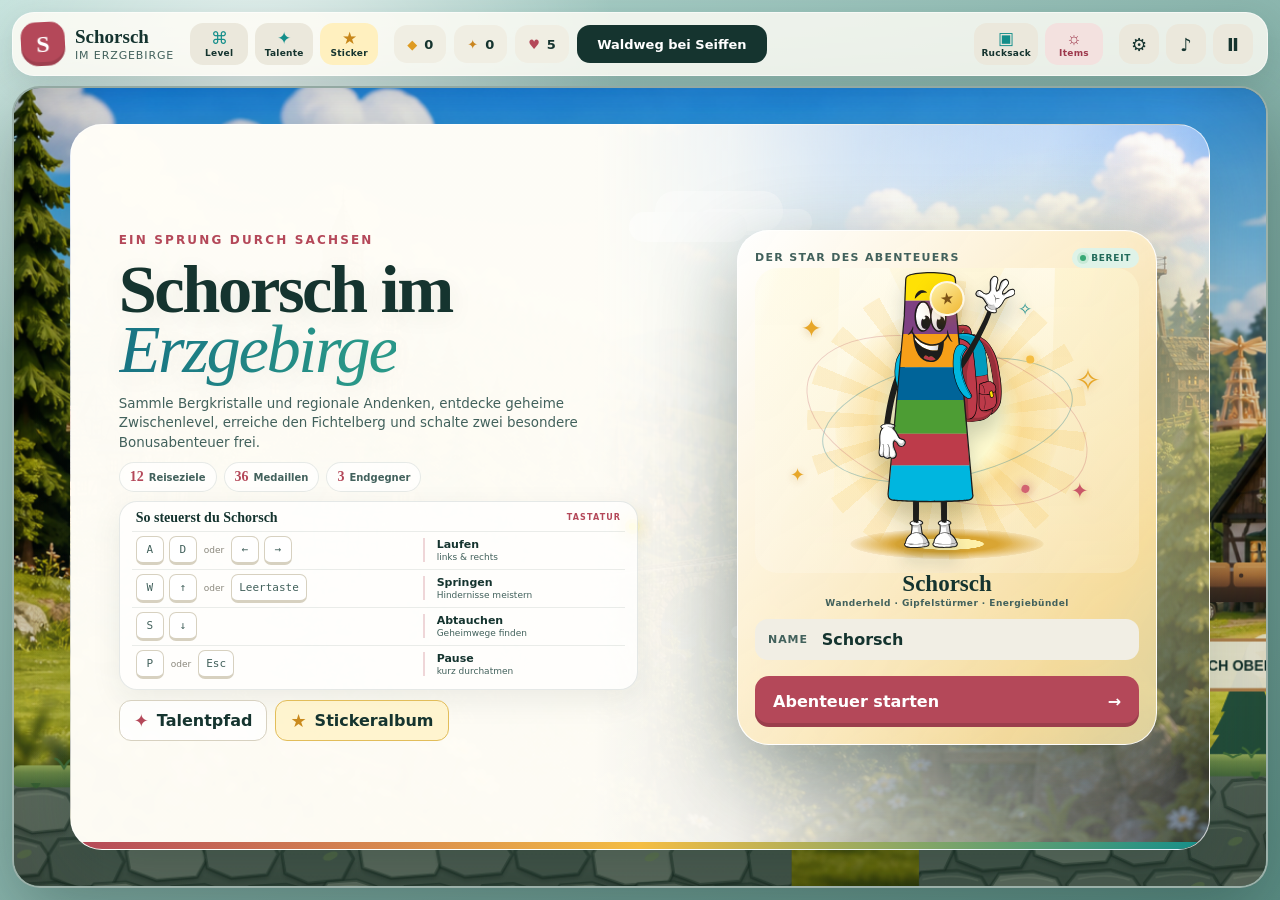
<file: index.html>
<!doctype html>
<html lang="de">
  <head>
    <meta charset="UTF-8" />
    <meta name="viewport" content="width=device-width, initial-scale=1.0, viewport-fit=cover" />
    <meta name="theme-color" content="#183b35" />
    <meta
      name="description"
      content="Schorsch im Erzgebirge – ein kinderfreundliches Jump-and-Run durch Sachsen."
    />
    <title>Schorsch im Erzgebirge</title>
    <link rel="stylesheet" href="styles.css?v=33" />
  </head>
  <body>
    <main class="game-shell" aria-label="Schorsch im Erzgebirge">
      <header class="topbar">
        <button class="brand" id="homeButton" type="button" aria-label="Startseite und Steuerung öffnen">
          <span class="brand-mark" aria-hidden="true">S</span>
          <span>
            <strong>Schorsch</strong>
            <small>im Erzgebirge</small>
          </span>
        </button>

        <div class="travel-menu">
          <nav class="header-actions header-actions-left" aria-label="Reise und Talente">
            <button class="quick-menu-button" id="mapButton" type="button" aria-label="Freigeschaltete Level wählen"><span aria-hidden="true">⌘</span><small>Level</small></button>
            <button class="quick-menu-button" id="skillsQuickButton" type="button" aria-label="Talentpfad öffnen"><span aria-hidden="true">✦</span><small>Talente</small></button>
            <button class="quick-menu-button sticker-menu-button" id="stickerButton" type="button" aria-label="Stickeralbum öffnen"><span aria-hidden="true">★</span><small>Sticker</small></button>
          </nav>

        <div class="hud" aria-live="polite">
          <span class="hud-chip"><i aria-hidden="true">◆</i><b id="sparkCount">0</b></span>
          <span class="hud-chip item-chip" aria-label="Entdeckte Reiseandenken"><i aria-hidden="true">✦</i><b id="itemCount">0</b></span>
          <span class="hud-chip" aria-label="5 von maximal 99 Leben"><i aria-hidden="true">♥</i><b id="heartCount">5</b></span>
          <span class="hud-chip level-name" id="levelName">Waldweg bei Seiffen</span>
        </div>

          <nav class="header-actions header-actions-right" aria-label="Rucksack und Items">
            <button class="quick-menu-button" id="inventoryButton" type="button" aria-label="Rucksack mit Reiseandenken öffnen"><span aria-hidden="true">▣</span><small>Rucksack</small></button>
            <button class="quick-menu-button shop-button" id="outfitButton" type="button" aria-label="Hand-Items öffnen"><span aria-hidden="true">☼</span><small>Items</small></button>
          </nav>
        </div>
        <div class="system-actions" aria-label="Spieleinstellungen">
          <button class="icon-button" id="optionsButton" type="button" aria-label="Optionen öffnen">⚙</button>
          <button class="icon-button" id="soundButton" type="button" aria-label="Ton an oder aus">♪</button>
          <button class="icon-button" id="pauseButton" type="button" aria-label="Spiel pausieren">Ⅱ</button>
        </div>
      </header>

      <section class="stage" id="stage">
        <canvas id="gameCanvas" width="1280" height="720" tabindex="0" aria-label="Spielbereich"></canvas>

        <aside class="mission-hud" id="missionHud" hidden aria-live="polite">
          <span class="mission-kicker" id="missionKicker">Reiseauftrag</span>
          <strong id="missionTitle">Aufgabe</strong>
          <small id="missionStatus">0 / 3</small>
          <span class="mission-progress" id="missionProgress" aria-hidden="true"></span>
        </aside>

        <div class="chapter-banner" id="chapterBanner" hidden role="status">
          <span id="chapterBannerKicker">Aufgabe geschafft</span>
          <strong id="chapterBannerText">Das Finale beginnt!</strong>
        </div>

        <div class="feedback-flash" id="feedbackFlash" aria-hidden="true"></div>

        <div class="loading" id="loadingScreen">
          <img src="assets/characters/schorsch.svg" alt="Schorsch" />
          <span>Schorsch schnürt den Rucksack …</span>
        </div>

        <section class="panel start-panel" id="startPanel" aria-labelledby="gameTitle">
          <div class="start-atmosphere" aria-hidden="true">
            <span class="start-cloud cloud-one"></span>
            <span class="start-cloud cloud-two"></span>
            <span class="start-cloud cloud-three"></span>
            <span class="start-firefly firefly-one"></span>
            <span class="start-firefly firefly-two"></span>
            <span class="start-firefly firefly-three"></span>
            <span class="start-firefly firefly-four"></span>
            <span class="start-firefly firefly-five"></span>
          </div>

          <div class="start-copy">
            <p class="eyebrow">Ein Sprung durch Sachsen</p>
            <h1 id="gameTitle">Schorsch im<br /><em>Erzgebirge</em></h1>
            <p>
              Sammle Bergkristalle und regionale Andenken, entdecke geheime Zwischenlevel,
              erreiche den Fichtelberg und schalte zwei besondere Bonusabenteuer frei.
            </p>
            <div class="start-highlights" aria-label="Abenteuerumfang">
              <span><b>12</b> Reiseziele</span>
              <span><b>36</b> Medaillen</span>
              <span><b>3</b> Endgegner</span>
            </div>
            <div class="controls-block" aria-labelledby="controlsTitle">
              <div class="controls-heading">
                <strong id="controlsTitle">So steuerst du Schorsch</strong>
                <small>Tastatur</small>
              </div>
              <ul class="controls-hint">
                <li class="control-row">
                  <span class="control-keys"><kbd>A</kbd><kbd>D</kbd><i>oder</i><kbd>←</kbd><kbd>→</kbd></span>
                  <span class="control-action"><strong>Laufen</strong><small>links &amp; rechts</small></span>
                </li>
                <li class="control-row">
                  <span class="control-keys"><kbd>W</kbd><kbd>↑</kbd><i>oder</i><kbd class="key-wide">Leertaste</kbd></span>
                  <span class="control-action"><strong>Springen</strong><small>Hindernisse meistern</small></span>
                </li>
                <li class="control-row">
                  <span class="control-keys"><kbd>S</kbd><kbd>↓</kbd></span>
                  <span class="control-action"><strong>Abtauchen</strong><small>Geheimwege finden</small></span>
                </li>
                <li class="control-row">
                  <span class="control-keys"><kbd>P</kbd><i>oder</i><kbd>Esc</kbd></span>
                  <span class="control-action"><strong>Pause</strong><small>kurz durchatmen</small></span>
                </li>
              </ul>
            </div>
            <div class="start-menu-actions">
              <button class="menu-skills-button" id="menuSkillsButton" type="button">
                <span aria-hidden="true">✦</span> Talentpfad
              </button>
              <button class="menu-skills-button menu-sticker-button" id="menuStickerButton" type="button">
                <span aria-hidden="true">★</span> Stickeralbum
              </button>
            </div>
          </div>

          <div class="character-card character-showcase">
            <div class="showcase-top">
              <span class="card-label">Der Star des Abenteuers</span>
              <span class="hero-status"><i aria-hidden="true"></i> Bereit</span>
            </div>
            <div class="character-preview" id="characterPreview">
              <span class="preview-spotlight spotlight-left"></span>
              <span class="preview-spotlight spotlight-right"></span>
              <span class="preview-burst"></span>
              <span class="preview-halo"></span>
              <span class="preview-orbit orbit-one"></span>
              <span class="preview-orbit orbit-two"></span>
              <span class="hero-spark spark-one">✦</span>
              <span class="hero-spark spark-two">✧</span>
              <span class="hero-spark spark-three">✦</span>
              <span class="hero-spark spark-four">✧</span>
              <span class="hero-spark spark-five">✦</span>
              <span class="hero-crown" aria-hidden="true">★</span>
              <img src="assets/characters/schorsch.svg" alt="Schorsch winkt" />
              <span class="hero-pedestal"></span>
            </div>
            <div class="hero-intro">
              <strong>Schorsch</strong>
              <span>Wanderheld · Gipfelstürmer · Energiebündel</span>
            </div>
            <label class="name-field">
              <span>Name</span>
              <input id="playerName" type="text" maxlength="16" value="Schorsch" autocomplete="off" />
            </label>
            <button class="primary-button" id="startButton" type="button">
              Abenteuer starten <span aria-hidden="true">→</span>
            </button>
          </div>
        </section>

        <section class="panel map-panel" id="mapPanel" hidden aria-labelledby="mapTitle">
          <div class="panel-heading">
            <div>
              <p class="eyebrow">Deine Reise</p>
              <h2 id="mapTitle">Zehn Orte, ein Gipfel &amp; zwei Bonusabenteuer</h2>
            </div>
            <button class="close-button" data-close-panel type="button" aria-label="Karte schließen">×</button>
          </div>
          <div class="journey-progress" aria-label="Gesamtfortschritt der Meisterschaft">
            <div>
              <span>Gesamtfortschritt</span>
              <strong><b id="totalMedalCount">0</b> / 36 Medaillen</strong>
            </div>
            <span class="journey-progress-track" aria-hidden="true"><i id="totalMedalProgress"></i></span>
          </div>
          <div class="chapter-rewards" id="chapterRewards" aria-label="Kapitelbelohnungen"></div>
          <div class="level-grid" id="levelGrid"></div>
          <div class="map-footer">
            <span><i class="dot complete"></i> geschafft</span>
            <span><i class="dot current"></i> aktuell</span>
            <span><i class="dot locked"></i> noch verborgen</span>
          </div>
        </section>

        <section class="panel outfit-panel" id="outfitPanel" hidden aria-labelledby="outfitTitle">
          <div class="panel-heading outfit-heading">
            <div>
              <p class="eyebrow">Schorschs Ausrüstung</p>
              <h2 id="outfitTitle">Items für unterwegs</h2>
              <p>Tausche Bergfunken gegen nützliche Fundstücke. Schorsch kann immer genau ein Item sichtbar in der Hand tragen.</p>
            </div>
            <div class="shop-heading-actions">
              <span class="wallet-chip" aria-label="Verfügbare Bergfunken"><i>◆</i><b id="shopWallet">0</b></span>
              <button class="close-button" data-close-panel type="button" aria-label="Items schließen">×</button>
            </div>
          </div>
          <div class="outfit-layout">
            <div class="shop-preview" aria-label="Vorschau von Schorschs Hand-Item">
              <span class="preview-halo"></span>
              <canvas id="outfitPreviewCanvas" width="260" height="340" aria-label="Schorsch mit seinem ausgewählten Item"></canvas>
              <small id="previewLoadout">Kein Item ausgewählt</small>
            </div>
            <div class="outfit-grid" id="outfitGrid"></div>
          </div>
        </section>

        <section class="panel inventory-panel" id="inventoryPanel" hidden aria-labelledby="inventoryTitle">
          <div class="panel-heading">
            <div>
              <p class="eyebrow">Schorschs Rucksack</p>
              <h2 id="inventoryTitle">Reiseandenken</h2>
            </div>
            <button class="close-button" data-close-panel type="button" aria-label="Rucksack schließen">×</button>
          </div>
          <p class="inventory-intro">Jede Region besitzt genau ein einzigartiges Reiseandenken. Einmal gefunden, bleibt es dauerhaft und ohne Duplikate im Rucksack.</p>
          <div class="inventory-total"><span aria-hidden="true">✦</span> <b id="inventoryCount">0</b> einzigartige Andenken entdeckt</div>
          <div class="inventory-grid" id="inventoryGrid"></div>
        </section>

        <section class="panel sticker-panel" id="stickerPanel" hidden aria-labelledby="stickerTitle">
          <div class="panel-heading sticker-heading">
            <div>
              <p class="eyebrow">Schorschs Energiesammlung</p>
              <h2 id="stickerTitle">Das große Stickeralbum</h2>
              <p>100 einzigartige Motive aus sieben Energiewelten. Sammle Bergfunken im Spiel und kaufe damit dein Wunschmotiv für höchstens 25 Bergfunken.</p>
            </div>
            <div class="shop-heading-actions">
              <span class="wallet-chip" aria-label="Verfügbare Bergfunken"><i>◆</i><b id="stickerWallet">0</b></span>
              <button class="close-button" data-close-panel type="button" aria-label="Stickeralbum schließen">×</button>
            </div>
          </div>
          <div class="sticker-progress" aria-label="Fortschritt der Stickersammlung">
            <div><strong><b id="stickerCount">0</b> / 100</strong><span>Sticker gesammelt</span></div>
            <span class="sticker-progress-track" aria-hidden="true"><i id="stickerProgressBar"></i></span>
            <em id="stickerProgressText">Noch 100 Motive bis zum vollständigen Album</em>
          </div>
          <div class="sticker-album-layout">
            <aside class="sticker-sidebar">
              <div class="sticker-pack-card">
                <span class="pack-stars" aria-hidden="true">✦ ★ ✦</span>
                <strong>Überraschungspack</strong>
                <small>3 neue Sticker garantiert · Wunschmotive kaufst du direkt im Album</small>
                <button class="primary-button" id="stickerPackButton" type="button">3er-Pack · 20 ◆</button>
              </div>
              <article class="sticker-preview-card" id="stickerPreviewCard" aria-live="polite">
                <div class="sticker-preview-art"><span aria-hidden="true">★</span><img id="stickerPreviewImage" alt="" hidden /></div>
                <span class="sticker-preview-number" id="stickerPreviewNumber">Sammlung</span>
                <strong id="stickerPreviewName">Wähle einen Sticker</strong>
                <small id="stickerPreviewCategory">Sieben Energiewelten warten auf dich.</small>
                <p id="stickerPreviewDescription">Gesammelte Sticker kannst du hier groß ansehen.</p>
                <button class="primary-button sticker-buy-button" id="stickerBuyButton" type="button" disabled>Motiv auswählen</button>
              </article>
            </aside>
            <div class="sticker-collection">
              <div class="sticker-filters" id="stickerFilters" aria-label="Sticker nach Energiewelt filtern"></div>
              <div class="sticker-grid" id="stickerGrid"></div>
            </div>
          </div>
        </section>

        <section class="panel pause-panel" id="pausePanel" hidden aria-labelledby="pauseTitle">
          <button class="close-button panel-corner-close" id="pauseCloseButton" type="button" aria-label="Pause schließen und weiterspielen">×</button>
          <p class="eyebrow">Kurze Rast</p>
          <h2 id="pauseTitle">Spiel pausiert</h2>
          <div class="pause-actions">
            <button class="primary-button" id="resumeButton" type="button">Weiterspielen</button>
            <button class="secondary-button" id="restartButton" type="button">Level neu starten</button>
            <button class="secondary-button" id="skillsButton" type="button">Talentpfad ansehen</button>
          </div>
        </section>

        <section class="panel options-panel" id="optionsPanel" hidden aria-labelledby="optionsTitle">
          <button class="close-button panel-corner-close" data-close-panel type="button" aria-label="Optionen schließen">×</button>
          <p class="eyebrow">System</p>
          <h2 id="optionsTitle">Optionen</h2>
          <div class="option-display" aria-label="Installierte Spielversion">
            <span>Version</span>
              <output id="versionValue">v0.12.1</output>
          </div>
          <div class="option-display">
            <span>Darstellung</span>
            <output id="renderModeValue">Automatisch optimiert</output>
          </div>
          <div class="save-actions" aria-label="Spielstand sichern oder wiederherstellen">
            <button class="secondary-button" id="exportSaveButton" type="button">Spielstand exportieren</button>
            <button class="secondary-button" id="importSaveButton" type="button">Spielstand importieren</button>
            <input id="importSaveInput" type="file" accept="application/json,.json" hidden />
          </div>
          <p class="options-note">Im Vollbild passt Schorsch die Renderauflösung automatisch an, damit das Spiel flüssig bleibt.</p>
          <button class="secondary-button" data-close-panel type="button">Zurück zum Spiel</button>
        </section>

        <section class="panel tutorial-panel" id="tutorialPanel" hidden aria-labelledby="tutorialTitle">
          <p class="eyebrow" id="tutorialKicker">Reiseauftrag</p>
          <span class="tutorial-mark" id="tutorialMark" aria-hidden="true">★</span>
          <h2 id="tutorialTitle">Dein Auftrag</h2>
          <p id="tutorialText">Hilf den Menschen vor Ort.</p>
          <div class="tutorial-final">
            <span>Finale</span>
            <strong id="tutorialFinal">Am Ende wartet eine besondere Herausforderung.</strong>
          </div>
          <p class="tutorial-controls" id="tutorialControls">Berühre markierte Ziele, um sie zu aktivieren.</p>
          <button class="primary-button" id="tutorialButton" type="button">Auftrag starten <span aria-hidden="true">→</span></button>
        </section>

        <section class="panel skills-panel" id="skillsPanel" hidden aria-labelledby="skillsTitle">
          <div class="panel-heading">
            <div>
              <p class="eyebrow">Schorschs Rucksackwissen</p>
              <h2 id="skillsTitle">Schorschs Talentpfad</h2>
            </div>
            <div class="shop-heading-actions">
              <span class="wallet-chip" aria-label="Verfügbare Bergfunken"><i>◆</i><b id="skillsWallet">0</b></span>
              <button class="close-button" data-close-panel type="button" aria-label="Talentpfad schließen">×</button>
            </div>
          </div>
          <p class="skills-intro">Alle Talente sind freiwillige Hilfen: Kein Level verlangt sie zum Durchspielen. Du kannst maximal vier gleichzeitig aktiv haben.</p>
          <p class="skill-slots" id="skillSlots">Aktiv: 0 / 4</p>
          <div class="skill-tree" id="skillTree"></div>
          <button class="secondary-button" data-close-panel type="button">Zurück zum Spiel</button>
        </section>

        <section class="panel finish-panel" id="finishPanel" hidden aria-labelledby="finishTitle">
          <button class="close-button panel-corner-close" id="finishCloseButton" type="button" aria-label="Abschluss schließen und Levelkarte öffnen">×</button>
          <div class="finish-stars" aria-hidden="true">✦ ◆ ✦</div>
          <p class="eyebrow">Ziel erreicht</p>
          <h2 id="finishTitle">Stark gemacht!</h2>
          <p id="finishText">Du hast alle Bergfunken gefunden.</p>
          <div class="score-row">
            <span><b id="finishSparkCount">0</b><small>Bergfunken</small></span>
            <span><b id="finishItemCount">0/5</b><small>Andenken</small></span>
            <span><b id="finishTime">0:00</b><small>Zeit</small></span>
            <span><b id="finishBestTime">–</b><small>Bestzeit</small></span>
          </div>
          <div class="finish-medals" id="finishMedals" aria-label="Verdiente Levelmedaillen"></div>
          <section class="finish-stickers" id="finishStickers" hidden aria-live="polite">
            <div><span>Stickerladen</span><strong id="finishStickerTitle">Bergfunken gegen Wunschmotive</strong></div>
            <div class="finish-sticker-grid" id="finishStickerGrid"></div>
            <button class="secondary-button" id="finishStickerAlbumButton" type="button">Sticker kaufen</button>
          </section>
          <p class="finish-reward" id="finishReward" hidden></p>
          <p class="finish-mission" id="finishMission" hidden></p>
          <button class="primary-button" id="nextLevelButton" type="button">Nächster Ort →</button>
          <button class="text-button" id="finishMapButton" type="button">Zur Levelkarte</button>
        </section>

        <div class="toast" id="toast" role="status"></div>

        <div class="touch-controls" aria-label="Touch-Steuerung">
          <div class="touch-move">
            <button data-control="left" type="button" aria-label="Nach links">←</button>
            <button data-control="right" type="button" aria-label="Nach rechts">→</button>
          </div>
          <div class="touch-vertical">
            <button class="touch-dive" data-control="down" type="button" aria-label="Abtauchen">↓</button>
            <button class="touch-jump" data-control="jump" type="button" aria-label="Springen oder auftauchen">↑</button>
          </div>
        </div>
      </section>
    </main>
    <script src="src/game-data.js?v=16"></script>
    <script src="src/stickers.js?v=2"></script>
    <script src="src/physics.js?v=4"></script>
    <script src="src/progression.js?v=2"></script>
    <script src="src/save-system.js?v=4"></script>
    <script src="src/ui.js?v=6"></script>
    <script src="src/ui-actions.js?v=10"></script>
    <script src="src/audio.js?v=2"></script>
    <script src="src/render-player.js?v=1"></script>
    <script src="src/rendering.js?v=9"></script>
    <script src="src/debug.js?v=4"></script>
    <script src="game.js?v=60"></script>
  </body>
</html>
</file>
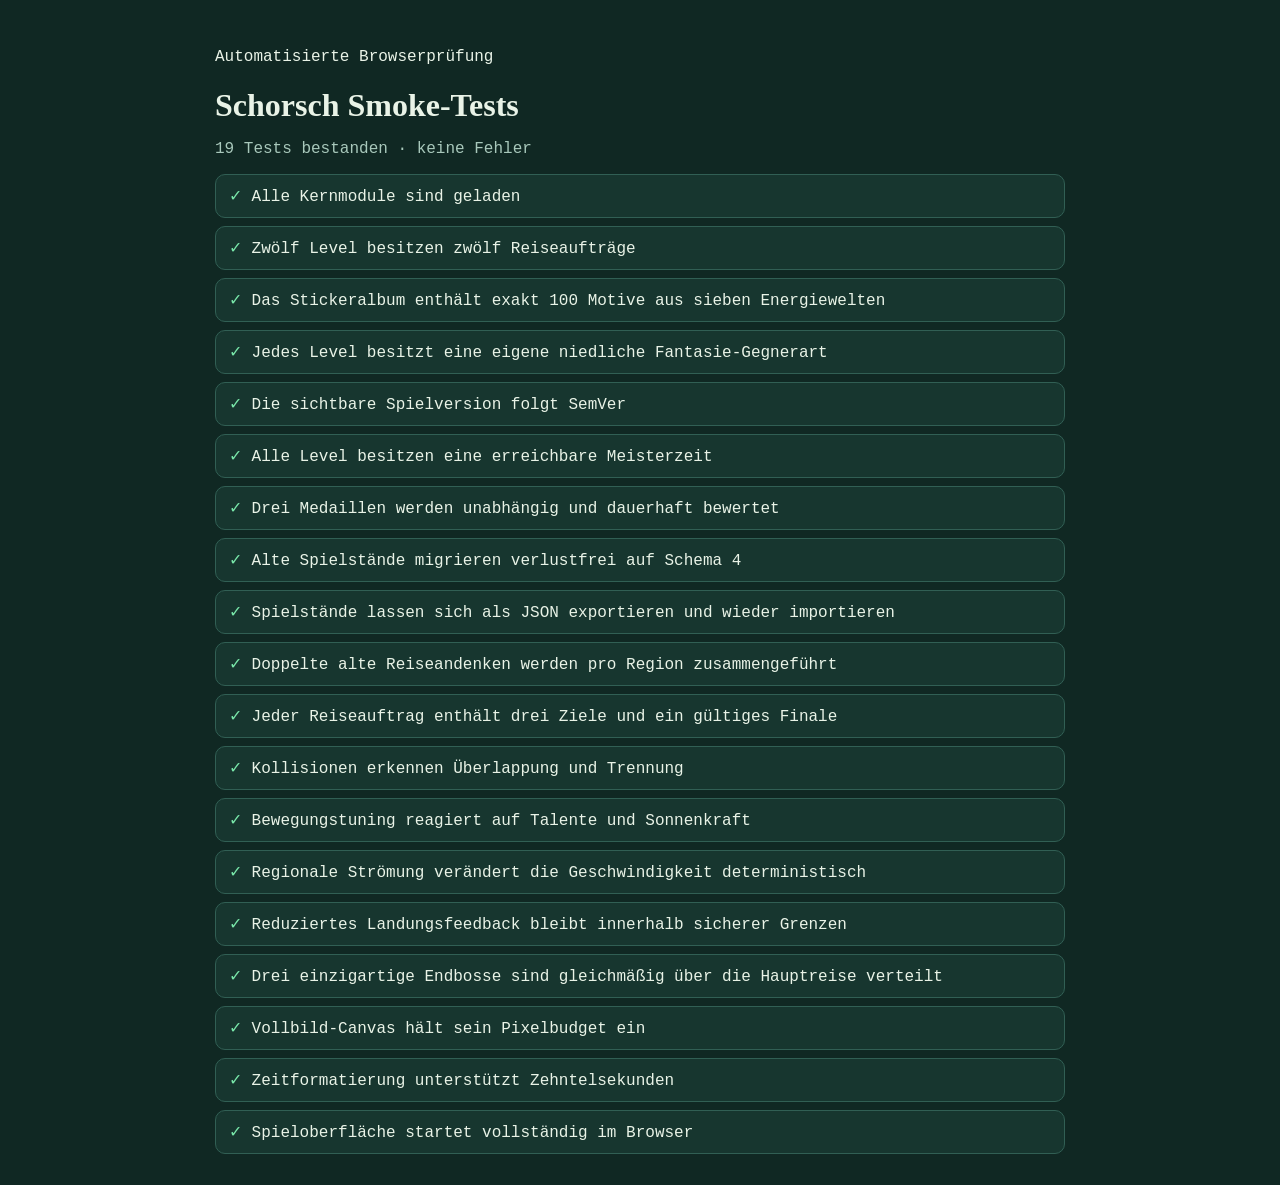
<file: tests/smoke.html>
<!doctype html>
<html lang="de">
  <head>
    <meta charset="UTF-8" />
    <meta name="viewport" content="width=device-width, initial-scale=1" />
    <title>Schorsch · Smoke-Tests</title>
    <style>
      :root { color-scheme: dark; font-family: ui-monospace, SFMono-Regular, Menlo, monospace; }
      body { max-width: 850px; margin: 0 auto; padding: 32px 20px; color: #e9f3e7; background: #102823; }
      h1 { margin-bottom: 6px; font-family: Georgia, serif; }
      #summary { color: #a8c8bb; }
      ol { display: grid; gap: 8px; padding: 0; list-style: none; }
      li { padding: 11px 13px; border: 1px solid #315f54; border-radius: 10px; background: #17362f; }
      li.pass::before { content: "✓ "; color: #79e7aa; }
      li.fail { border-color: #ae5260; background: #49252b; }
      li.fail::before { content: "✕ "; color: #ff8d9b; }
    </style>
    <script src="../src/game-data.js?v=16"></script>
    <script src="../src/stickers.js?v=2"></script>
    <script src="../src/physics.js?v=4"></script>
    <script src="../src/progression.js?v=2"></script>
    <script src="../src/save-system.js?v=4"></script>
    <script src="../src/ui.js?v=6"></script>
    <script src="../src/ui-actions.js?v=10"></script>
    <script src="../src/audio.js?v=2"></script>
    <script src="../src/render-player.js?v=1"></script>
    <script src="../src/rendering.js?v=9"></script>
    <script src="../src/debug.js?v=4"></script>
    <script src="smoke.js?v=15" defer></script>
  </head>
  <body>
    <p>Automatisierte Browserprüfung</p>
    <h1>Schorsch Smoke-Tests</h1>
    <p id="summary">Tests laufen …</p>
    <ol id="results"></ol>
  </body>
</html>
</file>
<file: styles.css>
:root {
  --ink: #15342f;
  --ink-soft: #42615c;
  --cream: #fff8e8;
  --paper: #fffdf6;
  --sun: #f4bd43;
  --berry: #b44859;
  --teal: #138e8a;
  --sky: #bfe4dc;
  --shadow: 0 22px 70px rgba(16, 45, 40, 0.28);
}

* { box-sizing: border-box; }

html, body { min-height: 100%; overscroll-behavior: none; }

body {
  margin: 0;
  overflow: hidden;
  color: var(--ink);
  background:
    radial-gradient(circle at 20% 10%, rgba(255,255,255,.75), transparent 28%),
    linear-gradient(145deg, #b9dcd5, #5d8f86);
  font-family: Inter, ui-rounded, "Avenir Next", system-ui, -apple-system, BlinkMacSystemFont, "Segoe UI", sans-serif;
}

button, input { font: inherit; }
button { color: inherit; }
body, .game-shell, .topbar, .stage, canvas, .touch-controls, .touch-controls * { -webkit-user-select: none; user-select: none; -webkit-touch-callout: none; -webkit-user-drag: none; }
input { -webkit-user-select: text; user-select: text; }

.game-shell {
  width: 100vw;
  height: 100svh;
  display: grid;
  grid-template-rows: 64px minmax(0, 1fr);
  padding: 12px;
  gap: 10px;
}

.topbar {
  width: 100%;
  min-width: 0;
  min-height: 64px;
  display: grid;
  grid-template-columns: auto auto minmax(250px, 1fr) auto auto;
  align-items: center;
  gap: 16px;
  padding: 0 14px 0 8px;
  border: 1px solid rgba(255,255,255,.54);
  border-radius: 22px;
  background: rgba(255,253,246,.82);
  box-shadow: 0 8px 30px rgba(20,55,49,.15);
  backdrop-filter: blur(18px);
  z-index: 5;
}

.brand { display: flex; align-items: center; gap: 10px; padding: 0; border: 0; color: inherit; background: transparent; cursor: pointer; line-height: 1; text-align: left; }
.brand:focus-visible { outline: 3px solid rgba(19,142,138,.55); outline-offset: 4px; border-radius: 14px; }
.brand-mark {
  width: 44px;
  height: 44px;
  display: grid;
  place-items: center;
  color: white;
  border-radius: 15px 15px 18px 18px;
  background: var(--berry);
  font-family: Georgia, serif;
  font-weight: 900;
  font-size: 24px;
  transform: rotate(-3deg);
  box-shadow: inset 0 -4px 0 rgba(0,0,0,.12);
}
.brand strong { display: block; font-family: Georgia, serif; font-size: 19px; }
.brand small { display: block; margin-top: 4px; color: var(--ink-soft); font-size: 11px; letter-spacing: .08em; text-transform: uppercase; }

.hud { display: flex; align-items: center; gap: 8px; }
.hud-chip {
  min-height: 38px;
  display: flex;
  align-items: center;
  justify-content: center;
  gap: 7px;
  padding: 0 13px;
  border-radius: 13px;
  background: #f0eee3;
  color: var(--ink);
  font-size: 13px;
  white-space: nowrap;
}
.hud-chip i { color: var(--berry); font-style: normal; }
.hud-chip:first-child i { color: #de9b22; }
.hud-chip.item-chip i { color: #c98520; }
.hud-chip.level-name { min-width: 190px; background: var(--ink); color: white; font-weight: 700; }

.travel-menu { display: contents; }
.header-actions { display: flex; align-items: center; gap: 7px; }
.header-actions-left { justify-content: flex-start; }
.header-actions-right { justify-content: flex-end; }
.system-actions { display: flex; align-items: center; gap: 7px; }
.quick-menu-button {
  min-width: 58px;
  height: 42px;
  display: grid;
  place-items: center;
  align-content: center;
  gap: 1px;
  padding: 3px 7px;
  border: 0;
  border-radius: 13px;
  color: var(--ink);
  background: #ebe8dc;
  cursor: pointer;
  transition: transform .15s ease, background .15s ease;
}
.quick-menu-button:hover { transform: translateY(-2px); background: #ded8c9; }
.quick-menu-button > span { color: var(--teal); font-family: Georgia, serif; font-size: 17px; line-height: 1; }
.quick-menu-button small { font-size: 9px; font-weight: 900; letter-spacing: .03em; }
.sticker-menu-button { background: #fff0bf; }
.sticker-menu-button > span { color: #c88719; }
.icon-button, .close-button {
  width: 40px;
  height: 40px;
  border: 0;
  border-radius: 13px;
  background: #ebe8dc;
  cursor: pointer;
  font-weight: 900;
  font-size: 18px;
  transition: transform .15s ease, background .15s ease;
}
.icon-button:hover, .close-button:hover { transform: translateY(-2px); background: #ded8c9; }
.icon-button svg { width: 22px; height: 22px; fill: none; stroke: currentColor; stroke-width: 2; stroke-linecap: round; stroke-linejoin: round; }
.shop-button { color: #9d384c; background: #f3e1df; }
.shop-button > span { color: #9d384c; }

.stage {
  position: relative;
  width: 100%;
  min-width: 0;
  min-height: 0;
  overflow: hidden;
  overscroll-behavior: none;
  border-radius: 28px;
  background: #315d4d;
  border: 2px solid rgba(255,255,255,.52);
  box-shadow: 0 24px 76px rgba(10,35,29,.34), inset 0 0 0 1px rgba(255,255,255,.16);
  isolation: isolate;
}

/* The mobile controls sit on a calm foreground ledge instead of an empty
   strip. It deliberately covers the very bottom of the canvas, so no gameplay
   object can be hidden behind a button. */
.stage::after {
  content: "";
  position: absolute;
  z-index: 1;
  right: 0;
  bottom: 0;
  left: 0;
  display: none;
  height: 82px;
  pointer-events: none;
  background:
    radial-gradient(ellipse at 12px -3px, #a9cf69 0 12px, transparent 13px) 0 0 / 48px 19px repeat-x,
    radial-gradient(circle at 18% 37%, rgba(228,207,137,.38) 0 2px, transparent 2.5px),
    radial-gradient(circle at 76% 65%, rgba(21,47,29,.28) 0 3px, transparent 3.5px),
    linear-gradient(180deg, #83a856 0 8px, #5d7b40 9px 28%, #465f37 29% 60%, #344a31 61% 100%);
  box-shadow: inset 0 5px 0 rgba(219,239,154,.36), inset 0 14px 14px rgba(28,59,29,.2);
}

.stage.is-underwater::after {
  background:
    radial-gradient(circle at 14% 28%, rgba(122,238,223,.45) 0 2px, transparent 2.5px),
    radial-gradient(circle at 71% 60%, rgba(145,246,232,.35) 0 3px, transparent 3.5px),
    radial-gradient(ellipse at 17px -4px, #43878a 0 13px, transparent 14px) 0 0 / 52px 19px repeat-x,
    linear-gradient(180deg, #32777b 0 9px, #285e64 10px 42%, #1d4650 43% 100%);
  box-shadow: inset 0 5px 0 rgba(110,231,219,.34), inset 0 14px 14px rgba(7,43,53,.26);
}

canvas { width: 100%; max-width: 100%; min-width: 0; height: 100%; display: block; touch-action: none; }
canvas:focus { outline: none; }

.loading {
  position: absolute;
  inset: 0;
  display: grid;
  place-content: center;
  justify-items: center;
  gap: 18px;
  color: var(--cream);
  background:
    linear-gradient(rgba(20,52,43,.70), rgba(13,37,31,.88)),
    url("assets/backgrounds/erzgebirge-day-v2.png") center/cover;
  z-index: 20;
  transition: opacity .35s ease;
}
.loading img { height: 190px; animation: loading-bounce .8s ease-in-out infinite alternate; }
.loading.is-hidden { opacity: 0; pointer-events: none; }

@keyframes loading-bounce { to { transform: translateY(-10px) rotate(2deg); } }

.panel {
  position: absolute;
  z-index: 10;
  border: 1px solid rgba(255,255,255,.7);
  background: rgba(255,253,246,.94);
  box-shadow: var(--shadow);
  backdrop-filter: blur(20px);
}
.panel[hidden] { display: none !important; }
body.is-performance-mode .topbar,
body.is-performance-mode .panel,
body.is-performance-mode .touch-controls button { backdrop-filter: none; }
body.is-performance-mode .start-panel::before,
body.is-performance-mode .start-atmosphere *,
body.is-performance-mode .preview-spotlight,
body.is-performance-mode .preview-burst,
body.is-performance-mode .preview-orbit { animation: none; }

.start-panel {
  inset: 4.5%;
  display: grid;
  grid-template-columns: minmax(0, 1.08fr) minmax(340px, .92fr);
  overflow: hidden;
  border-radius: 32px;
  background:
    linear-gradient(90deg, rgba(255,253,246,.99) 0 46%, rgba(255,253,246,.9) 58%, rgba(255,253,246,.18) 100%),
    url("assets/backgrounds/erzgebirge-day-v2.png") center/cover;
  isolation: isolate;
}
.start-panel::before {
  content: "";
  position: absolute;
  z-index: 0;
  inset: -20%;
  background:
    radial-gradient(circle at 78% 48%, rgba(255,241,148,.46) 0 7%, transparent 24%),
    linear-gradient(115deg, transparent 53%, rgba(255,255,255,.3) 62%, transparent 70%);
  animation: start-sun-glide 10s ease-in-out infinite alternate;
}
.start-panel::after {
  content: "";
  position: absolute;
  z-index: 5;
  inset: auto 0 0;
  height: 7px;
  background: linear-gradient(90deg, var(--berry), var(--sun), var(--teal));
}
.start-atmosphere { position: absolute; z-index: 1; inset: 0; overflow: hidden; pointer-events: none; }
.start-cloud { position: absolute; width: 118px; height: 30px; border-radius: 99px; background: rgba(255,255,255,.55); box-shadow: 31px -16px 0 5px rgba(255,255,255,.5), 67px -5px 0 -2px rgba(255,255,255,.45); opacity: .7; }
.cloud-one { top: 12%; left: 49%; animation: cloud-drift 17s linear infinite; }
.cloud-two { top: 30%; left: 72%; scale: .62; animation: cloud-drift 23s -9s linear infinite; }
.cloud-three { top: 68%; left: 55%; scale: .42; animation: cloud-drift 27s -17s linear infinite; }
.start-firefly { position: absolute; width: 7px; height: 7px; border-radius: 50%; background: #fff8ac; box-shadow: 0 0 0 4px rgba(255,239,110,.16), 0 0 18px 5px rgba(255,225,79,.45); animation: firefly-dance 4.8s ease-in-out infinite; }
.firefly-one { top: 17%; left: 65%; }
.firefly-two { top: 36%; left: 92%; animation-delay: -1.3s; }
.firefly-three { top: 76%; left: 60%; animation-delay: -2.7s; }
.firefly-four { top: 82%; left: 86%; animation-delay: -.7s; }
.firefly-five { top: 55%; left: 49%; animation-delay: -3.8s; }
.start-copy, .character-card { position: relative; z-index: 2; }
.start-copy { display: flex; min-width: 0; flex-direction: column; justify-content: center; padding: clamp(28px, 3.7vw, 58px); }
.eyebrow { margin: 0 0 12px; color: var(--berry); font-size: 12px; font-weight: 900; letter-spacing: .18em; text-transform: uppercase; }
h1, h2 { margin: 0; font-family: Georgia, "Times New Roman", serif; letter-spacing: -.035em; }
h1 { font-size: clamp(44px, 5.35vw, 80px); line-height: .88; text-shadow: 0 5px 24px rgba(24,59,53,.08); }
h1 em { color: var(--teal); background: linear-gradient(90deg, #197586 0%, #2c9c8b 42%, #197586 78%); background-size: 220% auto; background-clip: text; -webkit-background-clip: text; -webkit-text-fill-color: transparent; font-weight: 400; animation: title-shimmer 6s linear infinite; }
.start-copy > p:not(.eyebrow) { max-width: 600px; margin: 14px 0 10px; color: var(--ink-soft); font-size: clamp(13px, 1.05vw, 16px); line-height: 1.45; }
.start-highlights { display: flex; flex-wrap: wrap; gap: 7px; margin-bottom: 9px; }
.start-highlights span { display: inline-flex; align-items: baseline; gap: 5px; padding: 6px 10px; border: 1px solid rgba(24,59,53,.1); border-radius: 99px; color: var(--ink-soft); background: rgba(255,255,255,.68); font-size: 10px; font-weight: 800; }
.start-highlights b { color: var(--berry); font-family: Georgia, serif; font-size: 14px; }
.controls-block { width: min(100%, 580px); padding: 8px 12px 6px; border: 1px solid rgba(24,59,53,.11); border-radius: 18px; background: rgba(255,255,255,.72); box-shadow: 0 10px 30px rgba(25,54,48,.08); }
.controls-heading { display: flex; align-items: center; justify-content: space-between; gap: 12px; padding: 0 4px 5px; }
.controls-heading strong { font-family: Georgia, serif; font-size: 14px; }
.controls-heading small { color: var(--berry); font-size: 8px; font-weight: 900; letter-spacing: .14em; text-transform: uppercase; }
.controls-hint { display: grid; gap: 0; margin: 0; padding: 0; color: var(--ink-soft); list-style: none; }
.control-row { display: grid; grid-template-columns: minmax(210px, 1.1fr) minmax(120px, .8fr); align-items: center; gap: 14px; min-height: 38px; padding: 3px 4px; border-top: 1px solid rgba(24,59,53,.09); }
.control-keys { display: flex; min-width: 0; align-items: center; gap: 5px; }
.control-keys i { margin: 0 2px; color: #8b887d; font-size: 9px; font-style: normal; }
.control-action { display: grid; gap: 1px; min-width: 0; padding-left: 12px; border-left: 2px solid rgba(180,72,89,.22); }
.control-action strong { color: var(--ink); font-size: 11px; }
.control-action small { overflow: hidden; color: var(--ink-soft); font-size: 9px; text-overflow: ellipsis; white-space: nowrap; }
.menu-skills-button { align-self: flex-start; display: inline-flex; align-items: center; gap: 8px; margin-top: 10px; padding: 9px 14px; border: 1px solid #d7d1c0; border-radius: 12px; color: var(--ink); background: rgba(255,255,255,.8); cursor: pointer; font-weight: 850; }
.menu-skills-button span { color: var(--berry); font-size: 18px; }
.menu-skills-button:hover { background: #f2eddf; transform: translateY(-1px); }
.start-menu-actions { display: flex; flex-wrap: wrap; gap: 8px; }
.menu-sticker-button { border-color: #e2bd5a; background: rgba(255,244,202,.86); }
.menu-sticker-button span { color: #ca8a1d; }
kbd { min-width: 28px; padding: 6px 7px; border: 1px solid #d7d1c0; border-bottom-width: 3px; border-radius: 7px; background: white; text-align: center; font-size: 11px; }
.control-keys .key-wide { min-width: 66px; }

.character-card {
  align-self: center;
  justify-self: center;
  width: min(420px, 90%);
  padding: 17px;
  overflow: hidden;
  border-radius: 32px;
  border: 1px solid rgba(255,255,255,.85);
  background: linear-gradient(150deg, rgba(255,255,255,.96), rgba(255,250,228,.84));
  box-shadow: 0 28px 85px rgba(13,41,34,.38), inset 0 1px 0 rgba(255,255,255,.9);
  backdrop-filter: blur(14px);
}
.character-card::before { content: ""; position: absolute; inset: -2px; z-index: -1; border-radius: inherit; background: linear-gradient(125deg, rgba(255,255,255,.8), rgba(244,189,67,.42), rgba(31,138,143,.32), rgba(255,255,255,.72)); background-size: 240% 240%; animation: card-glint 8s ease infinite; }
.showcase-top { display: flex; align-items: center; justify-content: space-between; gap: 12px; }
.card-label { display: block; color: var(--ink-soft); font-size: 11px; font-weight: 900; letter-spacing: .12em; text-transform: uppercase; }
.hero-status { display: inline-flex; align-items: center; gap: 5px; padding: 5px 8px; border-radius: 99px; color: #226a5a; background: #dff3e8; font-size: 9px; font-weight: 900; letter-spacing: .08em; text-transform: uppercase; }
.hero-status i { width: 6px; height: 6px; border-radius: 50%; background: #38a875; box-shadow: 0 0 0 3px rgba(56,168,117,.14); animation: status-pulse 2s ease-in-out infinite; }
.character-preview { position: relative; height: 305px; display: grid; place-items: center; overflow: hidden; border-radius: 23px; background: linear-gradient(180deg, rgba(255,250,214,.42), rgba(255,255,255,.18)); }
.character-preview::after { content: ""; position: absolute; z-index: 3; top: -35%; left: -28%; width: 22%; height: 170%; background: linear-gradient(90deg, transparent, rgba(255,255,255,.63), transparent); rotate: 18deg; animation: hero-shine 6s 1.2s ease-in-out infinite; }
.character-preview img { position: absolute; z-index: 6; bottom: 25px; left: 50%; height: 276px; transform: translateX(-50%); transform-origin: bottom center; filter: drop-shadow(0 14px 10px rgba(21,52,47,.2)); animation: character-glamour 2.8s ease-in-out infinite; }
.character-preview .preview-halo { position: absolute; z-index: 1; width: 225px; height: 225px; border-radius: 50%; background: radial-gradient(circle, #fffbd0 0 31%, rgba(244,189,67,.3) 47%, rgba(244,189,67,.04) 71%); animation: halo-breathe 3.8s ease-in-out infinite; }
.preview-burst { position: absolute; z-index: 0; width: 280px; height: 280px; border-radius: 50%; background: repeating-conic-gradient(from 0deg, rgba(244,189,67,.17) 0deg 8deg, transparent 8deg 19deg); animation: burst-turn 28s linear infinite; }
.preview-spotlight { position: absolute; z-index: 0; top: -45px; width: 185px; height: 330px; background: linear-gradient(180deg, rgba(255,255,255,.55), rgba(255,235,145,.09) 72%, transparent); clip-path: polygon(43% 0, 57% 0, 100% 100%, 0 100%); transform-origin: top center; animation: spotlight-sway 5s ease-in-out infinite alternate; }
.spotlight-left { left: 6px; rotate: -12deg; }
.spotlight-right { right: 3px; rotate: 15deg; animation-delay: -2.5s; }
.preview-orbit { position: absolute; z-index: 2; width: 255px; height: 116px; border: 1px solid rgba(36,126,143,.34); border-radius: 50%; transform: rotate(-12deg); animation: orbit-drift 6s ease-in-out infinite alternate; }
.preview-orbit::after { content: ""; position: absolute; top: 11px; right: 29px; width: 8px; height: 8px; border-radius: 50%; background: var(--sun); box-shadow: 0 0 10px 3px rgba(244,189,67,.42); }
.orbit-two { width: 290px; height: 155px; border-color: rgba(180,72,89,.24); transform: rotate(17deg); animation-delay: -3s; }
.orbit-two::after { top: 115px; right: 45px; background: #d26372; box-shadow: 0 0 10px 3px rgba(180,72,89,.3); }
.hero-spark { position: absolute; z-index: 7; color: #e7a72a; font-family: Georgia, serif; line-height: 1; text-shadow: 0 2px 8px rgba(177,112,18,.32); animation: hero-sparkle 2.9s ease-in-out infinite; }
.spark-one { top: 16%; left: 12%; font-size: 25px; }
.spark-two { top: 32%; right: 10%; font-size: 31px; animation-delay: -.7s; }
.spark-three { top: 65%; left: 9%; font-size: 18px; animation-delay: -1.5s; }
.spark-four { top: 11%; right: 28%; color: #2a9493; font-size: 17px; animation-delay: -2.2s; }
.spark-five { top: 70%; right: 13%; color: #c95768; font-size: 21px; animation-delay: -1s; }
.hero-crown { position: absolute; z-index: 8; top: 13px; left: 50%; width: 35px; height: 35px; display: grid; place-items: center; border: 2px solid rgba(255,255,255,.82); border-radius: 50% 50% 48% 48%; color: #7d5417; background: linear-gradient(145deg, #fff2a6, #f0b733); box-shadow: 0 7px 18px rgba(177,112,18,.3); transform: translateX(-50%) rotate(-8deg); animation: crown-bob 2.8s ease-in-out infinite; }
.hero-pedestal { position: absolute; z-index: 5; bottom: 13px; left: 50%; width: 205px; height: 32px; border-radius: 50%; background: radial-gradient(ellipse, #fff1aa 0 25%, #d9a533 26% 35%, rgba(190,122,20,.1) 66%, transparent 67%); transform: translateX(-50%); animation: pedestal-glow 3.2s ease-in-out infinite; }
.hero-intro { display: grid; justify-items: center; gap: 1px; margin: -2px 0 11px; text-align: center; }
.hero-intro strong { color: var(--ink); font-family: Georgia, serif; font-size: 23px; }
.hero-intro span { color: var(--ink-soft); font-size: 9px; font-weight: 800; letter-spacing: .05em; }

@keyframes start-sun-glide { to { transform: translate3d(3%, -2%, 0) rotate(1deg); } }
@keyframes cloud-drift { from { transform: translate3d(-190px, 0, 0); } to { transform: translate3d(640px, -10px, 0); } }
@keyframes firefly-dance { 0%, 100% { transform: translate3d(-6px, 8px, 0) scale(.7); opacity: .25; } 45% { transform: translate3d(11px, -13px, 0) scale(1.15); opacity: 1; } }
@keyframes title-shimmer { to { background-position: -220% center; } }
@keyframes card-glint { 50% { background-position: 100% 100%; } }
@keyframes status-pulse { 50% { transform: scale(.7); opacity: .55; } }
@keyframes hero-shine { 0%, 52% { transform: translateX(-150%); opacity: 0; } 65% { opacity: .75; } 82%, 100% { transform: translateX(780%); opacity: 0; } }
@keyframes character-glamour { 50% { transform: translateX(-50%) translateY(-7px) rotate(1deg) scale(1.012); } }
@keyframes halo-breathe { 50% { transform: scale(1.07); opacity: .78; } }
@keyframes burst-turn { to { transform: rotate(360deg); } }
@keyframes spotlight-sway { to { transform: rotate(7deg) translateX(10px); opacity: .72; } }
@keyframes orbit-drift { to { transform: rotate(4deg) scale(1.035); } }
@keyframes hero-sparkle { 0%, 100% { transform: scale(.65) rotate(-10deg); opacity: .28; } 50% { transform: scale(1.15) rotate(8deg); opacity: 1; } }
@keyframes crown-bob { 50% { transform: translateX(-50%) translateY(-5px) rotate(7deg); } }
@keyframes pedestal-glow { 50% { transform: translateX(-50%) scaleX(1.08); opacity: .72; } }

.name-field { display: grid; grid-template-columns: auto 1fr; align-items: center; gap: 12px; margin-bottom: 16px; padding: 10px 13px; border-radius: 13px; background: #f1eee4; }
.name-field span { color: var(--ink-soft); font-size: 11px; font-weight: 800; text-transform: uppercase; letter-spacing: .08em; }
.name-field input { min-width: 0; border: 0; outline: 0; color: var(--ink); background: transparent; font-weight: 800; }

.primary-button, .secondary-button, .text-button {
  border: 0;
  cursor: pointer;
  font-weight: 900;
}
.primary-button {
  width: 100%;
  display: flex;
  justify-content: space-between;
  align-items: center;
  padding: 16px 18px;
  color: white;
  border-radius: 14px;
  background: var(--berry);
  box-shadow: inset 0 -4px 0 rgba(0,0,0,.14);
}
.primary-button:hover { filter: brightness(1.08); }
.secondary-button { padding: 14px 18px; border-radius: 13px; background: #ebe8dc; }
.text-button { padding: 10px; background: transparent; color: var(--ink-soft); text-decoration: underline; }

.map-panel { inset: 7%; padding: clamp(22px, 4vw, 48px); border-radius: 28px; overflow: auto; }
.panel-heading { display: flex; justify-content: space-between; align-items: flex-start; gap: 20px; }
.panel-heading h2, .pause-panel h2, .finish-panel h2 { font-size: clamp(32px, 4vw, 58px); }
.journey-progress { display: grid; grid-template-columns: auto minmax(180px, 1fr); align-items: center; gap: 18px; margin-top: 24px; padding: 16px 18px; border-radius: 18px; color: white; background: var(--ink); }
.journey-progress div { display: grid; gap: 2px; }
.journey-progress span { color: rgba(255,255,255,.68); font-size: 10px; font-weight: 900; letter-spacing: .1em; text-transform: uppercase; }
.journey-progress strong { font-family: Georgia, serif; font-size: 19px; }
.journey-progress-track { height: 10px; overflow: hidden; border-radius: 99px; background: rgba(255,255,255,.17); }
.journey-progress-track i { width: 0; height: 100%; display: block; border-radius: inherit; background: linear-gradient(90deg, var(--sun), #fff0a9); transition: width .35s ease; }
.chapter-rewards { display: grid; grid-template-columns: repeat(3, 1fr); gap: 10px; margin-top: 12px; }
.chapter-reward { min-width: 0; display: grid; grid-template-columns: auto minmax(0, 1fr); align-items: center; gap: 4px 10px; padding: 12px 14px; border: 1px solid #ded8c8; border-radius: 15px; background: #f4f1e8; opacity: .7; }
.chapter-reward > span { grid-row: 1 / 3; width: 34px; height: 34px; display: grid; place-items: center; border-radius: 11px; color: white; background: var(--reward-color); font-size: 19px; }
.chapter-reward div { min-width: 0; }
.chapter-reward b, .chapter-reward small { display: block; overflow: hidden; text-overflow: ellipsis; white-space: nowrap; }
.chapter-reward b { font-family: Georgia, serif; font-size: 14px; }
.chapter-reward small { margin-top: 2px; color: var(--ink-soft); font-size: 9px; }
.chapter-reward em { grid-column: 2; color: var(--ink-soft); font-size: 9px; font-style: normal; font-weight: 900; text-transform: uppercase; }
.chapter-reward.is-claimed { border-color: color-mix(in srgb, var(--reward-color) 55%, white); background: color-mix(in srgb, var(--reward-color) 10%, white); box-shadow: inset 0 0 0 1px color-mix(in srgb, var(--reward-color) 20%, transparent); opacity: 1; }
.level-grid { display: grid; grid-template-columns: repeat(5, 1fr); gap: 12px; margin-top: 30px; }
.level-card {
  position: relative;
  min-height: 192px;
  padding: 18px;
  border: 0;
  border-radius: 20px;
  color: var(--ink);
  background: #edf0e6;
  text-align: left;
  cursor: pointer;
  overflow: hidden;
}
.level-card::after { content: ""; position: absolute; inset: auto -15px -22px auto; width: 95px; height: 95px; border-radius: 50%; background: var(--level-color, #9bc1a8); opacity: .28; }
.level-card b, .level-card small { position: relative; z-index: 1; display: block; }
.level-card .level-number { display: grid; place-items: center; width: 30px; height: 30px; margin-bottom: 18px; color: white; border-radius: 10px; background: var(--level-color, var(--teal)); font-size: 12px; }
.level-card b { font-family: Georgia, serif; font-size: 17px; }
.level-card small { margin-top: 5px; color: var(--ink-soft); line-height: 1.3; }
.level-card .level-best { margin-top: 10px; color: #8d4655; font-size: 10px; font-weight: 900; letter-spacing: .03em; }
.level-card .level-target { margin-top: 7px; color: #56716a; font-size: 9px; font-weight: 850; }
.level-medals { position: relative; z-index: 1; display: flex; gap: 5px; margin-top: 11px; }
.level-medals i { width: 22px; height: 22px; display: grid; place-items: center; border: 1px solid #d2ccbc; border-radius: 8px; color: #aaa596; background: rgba(255,255,255,.55); font-family: Georgia, serif; font-size: 11px; font-style: normal; }
.level-medals i.is-earned { border-color: #e4b342; color: #755319; background: #ffe7a0; box-shadow: 0 3px 9px rgba(171,116,24,.18); }
.level-card.is-current { outline: 3px solid var(--sun); }
.level-card.is-bonus { background: linear-gradient(145deg, rgba(36,117,132,.15), rgba(255,255,255,.88)); border-color: rgba(67,190,202,.55); }
.level-card.is-bonus .level-number { box-shadow: 0 0 0 5px rgba(71,200,210,.16); }
.level-card.is-locked { cursor: not-allowed; filter: grayscale(.75); opacity: .58; }
.level-card.is-complete .level-number::after { content: "✓"; position: absolute; inset: 9px 9px auto auto; color: var(--teal); font-size: 18px; }
.map-footer { display: flex; flex-wrap: wrap; gap: 18px; margin-top: 25px; color: var(--ink-soft); font-size: 12px; }
.dot { display: inline-block; width: 9px; height: 9px; margin-right: 5px; border-radius: 50%; background: #aaa; }
.dot.complete { background: var(--teal); } .dot.current { background: var(--sun); } .dot.locked { background: #aaa; }

.outfit-panel { inset: 5%; padding: clamp(22px, 3.4vw, 44px); border-radius: 30px; overflow: auto; }
.outfit-heading h2 { font-size: clamp(31px, 4vw, 56px); }
.outfit-heading p:not(.eyebrow) { max-width: 580px; margin: 10px 0 0; color: var(--ink-soft); line-height: 1.5; }
.shop-heading-actions { display: flex; align-items: center; gap: 10px; }
.wallet-chip { min-width: 82px; height: 40px; display: flex; align-items: center; justify-content: center; gap: 8px; padding: 0 14px; border-radius: 13px; background: #f4edcf; }
.wallet-chip i { color: #dc981d; font-style: normal; }
.outfit-layout { display: grid; grid-template-columns: minmax(210px, .72fr) 2fr; gap: 24px; margin-top: 26px; }
.shop-preview { position: sticky; top: 0; align-self: start; height: 420px; min-height: 330px; display: grid; place-items: center; align-content: center; border-radius: 24px; background: linear-gradient(150deg, #fff7cf, #e3eee4); overflow: hidden; }
.shop-preview .preview-halo { position: absolute; width: 235px; height: 235px; border-radius: 50%; background: radial-gradient(circle, #fff7be 0 40%, rgba(244,189,67,.08) 70%); }
.shop-preview canvas { position: relative; z-index: 2; width: min(260px, 92%); height: auto; max-height: 340px; object-fit: contain; filter: drop-shadow(0 15px 12px rgba(20,52,47,.16)); }
.shop-preview small { position: absolute; z-index: 5; right: 12px; bottom: 14px; left: 12px; padding: 6px 11px; border-radius: 12px; color: var(--ink-soft); background: rgba(255,255,255,.78); font-weight: 800; text-align: center; line-height: 1.35; }
.outfit-grid { display: grid; gap: 24px; }
.outfit-category { min-width: 0; }
.outfit-category-heading { display: flex; align-items: baseline; justify-content: space-between; gap: 12px; margin-bottom: 10px; }
.outfit-category-heading h3 { margin: 0; font-family: Georgia, serif; font-size: 22px; }
.outfit-category-heading small { color: var(--ink-soft); font-size: 11px; font-weight: 800; text-transform: uppercase; letter-spacing: .06em; }
.outfit-category-grid { display: grid; grid-template-columns: repeat(auto-fit, minmax(145px, 1fr)); gap: 13px; }
.outfit-card { min-width: 0; display: flex; flex-direction: column; padding: 18px; border: 1px solid #e0dacb; border-radius: 20px; background: #f7f4e9; }
.outfit-card.is-equipped { outline: 3px solid var(--teal); background: #eef7ee; }
.outfit-card-visual { height: 105px; display: grid; place-items: center; margin-bottom: 14px; border-radius: 16px; color: white; background: var(--outfit-bg, #456956); font-family: Georgia, serif; font-size: 56px; text-shadow: 0 4px rgba(0,0,0,.12); overflow: hidden; }
.outfit-card-avatar { width: 92px; height: 110px; object-fit: contain; filter: drop-shadow(0 7px 5px rgba(14,33,29,.22)); }
.outfit-card b { font-family: Georgia, serif; font-size: 20px; }
.outfit-card p { flex: 1; margin: 7px 0 15px; color: var(--ink-soft); font-size: 13px; line-height: 1.45; }
.outfit-card button { min-height: 42px; border: 0; border-radius: 12px; color: white; background: var(--berry); cursor: pointer; font-weight: 900; }
.outfit-card button.is-owned { color: var(--ink); background: #ddd9cc; }
.outfit-card button:disabled { cursor: not-allowed; opacity: .48; }

.pause-panel, .finish-panel, .tutorial-panel, .options-panel { width: min(460px, calc(100% - 34px)); inset: 50% auto auto 50%; padding: 34px; border-radius: 28px; transform: translate(-50%, -50%); text-align: center; }
.panel-corner-close { position: absolute; top: 14px; right: 14px; }
.pause-actions { display: grid; gap: 10px; margin-top: 26px; }
.options-panel h2 { font-size: clamp(32px, 4vw, 50px); }
.option-display { display: grid; grid-template-columns: 1fr auto; align-items: center; gap: 18px; margin-top: 13px; padding: 15px 17px; border: 1px solid #ded8c9; border-radius: 15px; background: #f3f0e6; text-align: left; }
.option-display span { color: var(--ink-soft); font-size: 11px; font-weight: 900; letter-spacing: .09em; text-transform: uppercase; }
.option-display output { color: var(--ink); font-family: ui-monospace, SFMono-Regular, Menlo, monospace; font-size: 14px; font-weight: 900; text-align: right; }
.options-note { margin: 18px 0; color: var(--ink-soft); font-size: 12px; line-height: 1.55; }
.options-panel > .secondary-button { width: 100%; }
.save-actions { display: grid; grid-template-columns: repeat(2, 1fr); gap: 9px; margin-top: 13px; }
.save-actions .secondary-button { min-width: 0; padding: 12px 8px; font-size: 11px; }
.tutorial-panel { overflow: hidden; }
.tutorial-panel::before { content: ""; position: absolute; inset: 0 0 auto; height: 7px; background: linear-gradient(90deg, var(--teal), var(--sun), var(--berry)); }
.tutorial-mark { width: 72px; height: 72px; display: grid; place-items: center; margin: 2px auto 16px; border-radius: 23px; color: white; background: var(--chapter-accent, var(--teal)); box-shadow: inset 0 -6px rgba(0,0,0,.12), 0 12px 30px color-mix(in srgb, var(--chapter-accent, var(--teal)) 28%, transparent); font-size: 34px; }
.tutorial-panel h2 { font-size: clamp(34px, 4vw, 50px); }
.tutorial-panel > p:not(.eyebrow) { margin: 14px auto; color: var(--ink-soft); line-height: 1.55; }
.tutorial-final { display: grid; gap: 3px; margin: 20px 0 14px; padding: 15px 17px; border-radius: 16px; background: #f2eee1; text-align: left; }
.tutorial-final span { color: var(--berry); font-size: 10px; font-weight: 950; letter-spacing: .13em; text-transform: uppercase; }
.tutorial-final strong { font-family: Georgia, serif; font-size: 18px; line-height: 1.35; }
.tutorial-controls { font-size: 12px; }
.tutorial-panel .primary-button { margin-top: 18px; }
.skills-panel { width: min(720px, calc(100% - 34px)); max-height: calc(100% - 34px); inset: 50% auto auto 50%; padding: 32px; border-radius: 28px; overflow: auto; transform: translate(-50%, -50%); }
.skills-intro { color: var(--ink-soft); }
.skill-tree { display: grid; grid-template-columns: repeat(3, 1fr); gap: 12px; margin: 26px 0; }
.skill-tree article { display: flex; flex-direction: column; padding: 18px 14px; border: 1px dashed #b9b3a4; border-radius: 18px; background: #f4f1e7; text-align: center; }
.skill-tree article.is-owned { border-style: solid; border-color: #7db493; background: #eef7ed; }
.skill-tree span, .skill-tree b, .skill-tree small { display: block; }
.skill-tree span { color: var(--berry); font-size: 31px; }
.skill-tree b { margin: 9px 0 4px; font-family: Georgia, serif; }
.skill-tree small { color: var(--ink-soft); }
.skill-tree button { width: 100%; margin-top: 14px; padding: 10px 8px; border: 0; border-radius: 10px; color: white; background: var(--berry); cursor: pointer; font-size: 12px; font-weight: 900; }
.skill-tree button.is-owned { color: var(--ink); background: #d9e8d5; }
.skill-tree article.is-learned { border-style: solid; border-color: #d7c17a; background: #fff8df; }
.skill-tree article.is-owned { outline: 2px solid rgba(51,125,92,.24); }
.skill-slots { margin: 8px 0 0; color: var(--berry); font-size: 12px; font-weight: 900; }

.inventory-panel { width: min(820px, calc(100% - 34px)); max-height: calc(100% - 34px); inset: 50% auto auto 50%; padding: 32px; border-radius: 28px; overflow: auto; transform: translate(-50%, -50%); }
.inventory-intro { max-width: 590px; color: var(--ink-soft); line-height: 1.5; }
.inventory-total { display: inline-flex; align-items: center; gap: 8px; margin: 12px 0 22px; padding: 9px 13px; border-radius: 13px; background: #f4edcf; font-size: 13px; }
.inventory-total span { color: #d39122; font-size: 18px; }
.inventory-grid { display: grid; grid-template-columns: repeat(3, 1fr); gap: 13px; }
.inventory-card { min-height: 122px; padding: 17px; border: 1px solid #ded8c8; border-radius: 18px; background: linear-gradient(145deg, #fffdf6, #f1efe5); }
.inventory-card .inventory-icon { width: 34px; height: 34px; display: grid; place-items: center; margin-bottom: 10px; border-radius: 11px; color: white; background: var(--item-color, var(--teal)); font-family: Georgia, serif; font-size: 18px; box-shadow: inset 0 -3px rgba(0,0,0,.12); }
.inventory-card b, .inventory-card small { display: block; }
.inventory-card b { font-family: Georgia, serif; font-size: 17px; }
.inventory-card small { margin-top: 4px; color: var(--ink-soft); line-height: 1.35; }
.inventory-empty { grid-column: 1 / -1; padding: 32px; border: 2px dashed #d5cdb9; border-radius: 18px; color: var(--ink-soft); text-align: center; }

.sticker-panel { inset: 4%; padding: clamp(22px, 3vw, 40px); border-radius: 30px; overflow: auto; }
.sticker-heading h2 { font-size: clamp(34px, 4vw, 58px); }
.sticker-heading p:not(.eyebrow) { max-width: 680px; margin: 9px 0 0; color: var(--ink-soft); line-height: 1.5; }
.sticker-progress { display: grid; grid-template-columns: auto minmax(180px, 1fr) auto; align-items: center; gap: 14px 20px; margin-top: 20px; padding: 14px 18px; border-radius: 18px; color: white; background: linear-gradient(110deg, #173f38, #245f55); box-shadow: 0 12px 28px rgba(14,49,42,.16); }
.sticker-progress div { display: grid; gap: 1px; }
.sticker-progress strong { font-family: Georgia, serif; font-size: 20px; }
.sticker-progress div span { color: rgba(255,255,255,.68); font-size: 9px; font-weight: 900; letter-spacing: .08em; text-transform: uppercase; }
.sticker-progress-track { height: 10px; overflow: hidden; border-radius: 99px; background: rgba(255,255,255,.17); }
.sticker-progress-track i { width: 0; height: 100%; display: block; border-radius: inherit; background: linear-gradient(90deg, #f0b332, #fff1a7); transition: width .35s ease; }
.sticker-progress em { color: rgba(255,255,255,.76); font-size: 10px; font-style: normal; font-weight: 800; }
.sticker-album-layout { display: grid; grid-template-columns: minmax(210px, 270px) minmax(0, 1fr); gap: 22px; margin-top: 20px; }
.sticker-sidebar { min-width: 0; display: grid; align-content: start; gap: 13px; }
.sticker-pack-card { position: relative; display: grid; justify-items: center; gap: 5px; padding: 17px; overflow: hidden; border: 1px solid #e0ba53; border-radius: 21px; background: linear-gradient(145deg, #fff3bc, #fffdf0); text-align: center; }
.sticker-pack-card::before { content: ""; position: absolute; inset: -70% -25%; background: linear-gradient(100deg, transparent 37%, rgba(255,255,255,.72) 49%, transparent 61%); transform: translateX(-60%); animation: pack-glint 4.8s ease-in-out infinite; pointer-events: none; }
.pack-stars { position: relative; color: #d08c1d; font-size: 20px; letter-spacing: 6px; }
.sticker-pack-card strong { position: relative; font-family: Georgia, serif; font-size: 19px; }
.sticker-pack-card small { position: relative; color: var(--ink-soft); font-size: 10px; line-height: 1.4; }
.sticker-pack-card .primary-button { position: relative; margin-top: 7px; padding: 12px 14px; }
.sticker-pack-card .primary-button:disabled { cursor: not-allowed; filter: grayscale(.5); opacity: .55; }
.sticker-pack-card.is-opening { animation: pack-open .58s cubic-bezier(.2,.85,.25,1.25); }
.sticker-preview-card { min-height: 330px; display: grid; justify-items: center; align-content: start; padding: 15px; border: 1px solid #ded8c8; border-radius: 22px; background: linear-gradient(150deg, #fffdf5, #edf4e9); text-align: center; }
.sticker-preview-card.is-premium { border: 4px double #b78220; background: radial-gradient(circle at 50% 10%, #fffbd8, #f4df9c 42%, #fdf8e8 72%); box-shadow: inset 0 0 0 3px rgba(255,255,255,.7), 0 14px 32px rgba(123,83,18,.2); }
.sticker-preview-card.is-legendary { animation: premium-card-pulse 3.2s ease-in-out infinite; }
.sticker-preview-art { width: 100%; height: 190px; display: grid; place-items: center; overflow: hidden; border-radius: 17px; background: radial-gradient(circle, #fff5c8, #e4f0e6 72%); }
.sticker-preview-art > span { color: rgba(193,139,35,.42); font-size: 72px; }
.sticker-preview-art img { width: 100%; height: 100%; object-fit: contain; filter: drop-shadow(0 10px 8px rgba(20,52,47,.14)); animation: sticker-preview-arrive .42s cubic-bezier(.2,.85,.25,1.15); }
.sticker-preview-number { margin-top: 12px; color: var(--berry); font-size: 9px; font-weight: 950; letter-spacing: .13em; text-transform: uppercase; }
.sticker-preview-card > strong { margin-top: 2px; font-family: Georgia, serif; font-size: 22px; }
.sticker-preview-card > small { color: var(--ink-soft); font-size: 10px; font-weight: 850; }
.sticker-preview-card p { margin: 10px 0 0; color: var(--ink-soft); font-size: 11px; line-height: 1.45; }
.sticker-buy-button { width: 100%; margin-top: 12px; padding: 11px 13px; }
.sticker-buy-button:disabled { color: #567168; background: #dce8df; cursor: default; filter: none; opacity: 1; }
.sticker-collection { min-width: 0; }
.sticker-filters { position: sticky; z-index: 3; top: -1px; display: flex; flex-wrap: wrap; gap: 6px; padding: 0 0 10px; background: rgba(255,253,246,.94); }
.sticker-filter { display: inline-flex; align-items: center; gap: 6px; min-height: 34px; padding: 6px 10px; border: 1px solid #dcd6c6; border-radius: 99px; color: var(--ink-soft); background: white; cursor: pointer; font-size: 10px; font-weight: 900; }
.sticker-filter i { color: var(--filter-color, var(--teal)); font-style: normal; }
.sticker-filter.is-active { border-color: var(--filter-color, var(--teal)); color: white; background: var(--filter-color, var(--teal)); }
.sticker-filter.is-active i { color: white; }
.sticker-grid { display: grid; grid-template-columns: repeat(auto-fill, minmax(112px, 1fr)); gap: 10px; }
.sticker-card { position: relative; min-width: 0; min-height: 178px; display: grid; grid-template-rows: 108px auto auto; align-items: center; gap: 3px; padding: 7px 7px 9px; overflow: hidden; border: 1px solid #ded8c8; border-radius: 17px; color: var(--ink); background: #f3f0e7; cursor: pointer; text-align: center; }
.sticker-card::before { content: ""; position: absolute; inset: auto -32px -40px auto; width: 90px; height: 90px; border-radius: 50%; background: var(--sticker-color, var(--teal)); opacity: .09; }
.sticker-card img { position: relative; z-index: 1; width: 100%; height: 108px; object-fit: contain; filter: drop-shadow(0 7px 5px rgba(20,52,47,.13)); transition: transform .2s ease, filter .2s ease, opacity .2s ease; }
.sticker-card span { position: absolute; z-index: 2; top: 7px; left: 7px; min-width: 29px; padding: 4px 6px; border-radius: 8px; color: white; background: var(--sticker-color, var(--teal)); font-size: 8px; font-weight: 950; }
.sticker-card b { position: relative; z-index: 1; overflow: hidden; font-family: Georgia, serif; font-size: 12px; line-height: 1.15; text-overflow: ellipsis; white-space: nowrap; }
.sticker-card em { position: relative; z-index: 2; justify-self: center; min-width: 58px; padding: 4px 8px; border-radius: 99px; color: white; background: #1f6658; font-size: 9px; font-style: normal; font-weight: 950; letter-spacing: .02em; }
.sticker-card:hover img { transform: translateY(-3px) rotate(-2deg) scale(1.04); }
.sticker-card:not(.is-locked) em { color: #42685e; background: #dceae1; }
.sticker-card.is-locked img { filter: saturate(.72) contrast(.92); opacity: .62; }
.sticker-card.is-locked:hover img { filter: saturate(1) contrast(1); opacity: .9; }
.sticker-card.is-new { animation: sticker-unlock .55s cubic-bezier(.2,.85,.25,1.25) both; box-shadow: 0 9px 24px color-mix(in srgb, var(--sticker-color) 25%, transparent); }
.sticker-card.is-shiny::after { content: "✦"; position: absolute; z-index: 2; top: 8px; right: 8px; color: #d7981e; font-size: 17px; animation: sticker-twinkle 2.2s ease-in-out infinite; }
.sticker-card.is-premium { border: 4px double #ad791f; border-radius: 14px; background: linear-gradient(145deg, #fff8c9 0%, #d7b457 22%, #fff7d0 47%, #c89a31 74%, #fff9df 100%); box-shadow: inset 0 0 0 2px rgba(255,255,255,.72), 0 8px 20px rgba(107,74,17,.2); }
.sticker-card.is-premium::before { inset: -45% -90%; width: auto; height: auto; border-radius: 0; background: linear-gradient(110deg, transparent 38%, rgba(255,255,255,.72) 49%, transparent 60%); opacity: .62; transform: translateX(-45%); animation: premium-card-glint 4.2s ease-in-out infinite; }
.sticker-card.is-premium span { color: #422c0b; background: linear-gradient(#ffe995, #c58a20); box-shadow: 0 0 0 2px rgba(255,255,255,.6); }
.sticker-card.is-premium em { color: #fff8d1; background: linear-gradient(90deg, #674318, #b77b1e); box-shadow: 0 0 0 1px #ffe899; }
.sticker-card.is-legendary { border-color: #8b5b13; box-shadow: inset 0 0 0 2px rgba(255,255,255,.8), 0 10px 26px rgba(119,65,12,.3); animation: premium-card-pulse 3.2s ease-in-out infinite; }

.finish-stickers { display: grid; grid-template-columns: minmax(120px, auto) minmax(0, 1fr) auto; align-items: center; gap: 12px; margin: -8px 0 20px; padding: 12px 14px; border: 1px solid #ddba5b; border-radius: 16px; background: linear-gradient(135deg, #fff4c7, #fffdf2); text-align: left; }
.finish-stickers > div:first-child { display: grid; gap: 2px; }
.finish-stickers > div:first-child span { color: var(--berry); font-size: 9px; font-weight: 950; letter-spacing: .1em; text-transform: uppercase; }
.finish-stickers > div:first-child strong { font-family: Georgia, serif; font-size: 15px; }
.finish-sticker-grid { display: flex; min-width: 0; gap: 5px; }
.finish-sticker-grid img { width: 52px; height: 52px; object-fit: contain; filter: drop-shadow(0 4px 3px rgba(20,52,47,.13)); animation: sticker-unlock .55s cubic-bezier(.2,.85,.25,1.25) both; }
.finish-sticker-wallet { align-self: center; padding: 8px 13px; border: 1px solid #d9a936; border-radius: 99px; color: #674318; background: #fff7cc; font-family: Georgia, serif; font-size: 18px; white-space: nowrap; }
.finish-stickers .secondary-button { padding: 10px 12px; font-size: 10px; white-space: nowrap; }

@keyframes pack-glint { 0%, 58% { transform: translateX(-65%); } 82%, 100% { transform: translateX(70%); } }
@keyframes pack-open { 45% { transform: translateY(-5px) rotate(-2deg) scale(1.025); } 72% { transform: translateY(1px) rotate(1deg); } }
@keyframes sticker-preview-arrive { from { opacity: 0; transform: translateY(8px) rotate(-5deg) scale(.86); } }
@keyframes premium-card-glint { 0%, 46% { transform: translateX(-55%); } 68%, 100% { transform: translateX(55%); } }
@keyframes premium-card-pulse { 0%, 100% { filter: saturate(1); } 50% { filter: saturate(1.25) brightness(1.035); } }
@keyframes sticker-unlock { from { opacity: 0; transform: translateY(10px) rotate(-4deg) scale(.78); } }
@keyframes sticker-twinkle { 50% { transform: scale(.65) rotate(12deg); opacity: .4; } }

.finish-panel { width: min(760px, calc(100% - 34px)); max-height: calc(100% - 34px); overflow: auto; }
.finish-stars { margin-bottom: 12px; color: var(--sun); font-size: 30px; letter-spacing: 12px; }
.finish-panel > p:not(.eyebrow) { color: var(--ink-soft); line-height: 1.5; }
.score-row { display: grid; grid-template-columns: repeat(4, 1fr); margin: 24px 0; border-radius: 16px; background: #f1eee3; }
.score-row span { padding: 16px; }
.score-row span + span { border-left: 1px solid #d8d2c3; }
.score-row b, .score-row small { display: block; }
.score-row b { font-family: Georgia, serif; font-size: 26px; }
.score-row small { color: var(--ink-soft); font-size: 11px; text-transform: uppercase; letter-spacing: .08em; }
.score-row span.is-record { color: #9a3e50; background: #fff0c9; border-radius: 13px; }
.finish-mission { margin: -10px 0 20px; padding: 11px 14px; border-radius: 13px; color: #285d4a !important; background: #e3f1df; font-size: 13px; font-weight: 900; }
.finish-medals { display: grid; grid-template-columns: repeat(3, 1fr); gap: 9px; margin: -10px 0 20px; }
.finish-medal { position: relative; min-width: 0; display: grid; grid-template-columns: auto minmax(0, 1fr); gap: 2px 9px; padding: 13px; border: 1px solid #ded8c9; border-radius: 15px; background: #f1eee5; text-align: left; opacity: .68; }
.finish-medal > span { grid-row: 1 / 4; width: 34px; height: 34px; display: grid; place-items: center; border-radius: 11px; color: #8d887d; background: #dedbd2; font-family: Georgia, serif; font-size: 17px; }
.finish-medal b, .finish-medal small, .finish-medal em { min-width: 0; display: block; }
.finish-medal b { font-family: Georgia, serif; font-size: 15px; }
.finish-medal small { color: var(--ink-soft); font-size: 9px; line-height: 1.35; }
.finish-medal em { margin-top: 4px; color: #6f6a60; font-size: 9px; font-style: normal; font-weight: 950; letter-spacing: .05em; text-transform: uppercase; }
.finish-medal.is-earned, .finish-medal.is-owned { border-color: #e5bf59; background: #fff6d4; opacity: 1; }
.finish-medal.is-earned > span, .finish-medal.is-owned > span { color: #745217; background: #f5cf67; }
.finish-medal.is-new { animation: medal-arrive .52s cubic-bezier(.2,.85,.25,1.25) both; box-shadow: 0 10px 25px rgba(180,128,31,.2); }
.finish-medal.is-new em { color: #a04452; }
.finish-reward { margin: -8px 0 18px; padding: 13px 15px; border: 1px solid #ddb94d; border-radius: 14px; color: #694815 !important; background: linear-gradient(135deg, #fff0ad, #fff9dc); font-weight: 900; }
@keyframes medal-arrive { from { opacity: 0; transform: translateY(10px) scale(.94); } }

.mission-hud {
  position: absolute;
  z-index: 6;
  top: 18px;
  left: 18px;
  width: min(310px, calc(100% - 36px));
  display: grid;
  grid-template-columns: 1fr auto;
  gap: 2px 12px;
  padding: 13px 15px;
  border: 1px solid rgba(255,255,255,.6);
  border-radius: 17px;
  color: white;
  background: rgba(18,48,42,.88);
  box-shadow: 0 10px 30px rgba(9,32,27,.2);
  backdrop-filter: blur(12px);
  pointer-events: none;
  transition: transform .2s ease, background .2s ease;
}
.mission-hud[hidden] { display: none; }
.mission-kicker { grid-column: 1 / -1; color: #f5cf68; font-size: 9px; font-weight: 950; letter-spacing: .15em; text-transform: uppercase; }
.mission-hud strong { min-width: 0; overflow: hidden; font-family: Georgia, serif; font-size: 16px; text-overflow: ellipsis; white-space: nowrap; }
.mission-hud small { align-self: center; color: rgba(255,255,255,.82); font-weight: 850; }
.mission-progress { grid-column: 1 / -1; height: 4px; margin-top: 7px; border-radius: 99px; background: linear-gradient(90deg, var(--chapter-accent, #e2b94e) var(--mission-progress, 0%), rgba(255,255,255,.18) var(--mission-progress, 0%)); transition: background .25s ease; }
.mission-hud.is-finale { background: rgba(112,49,59,.9); }
.mission-hud.is-pulsing { animation: mission-pulse .42s ease; }
@keyframes mission-pulse { 50% { transform: scale(1.045); filter: brightness(1.18); } }

.chapter-banner {
  position: absolute;
  z-index: 9;
  top: 24%;
  left: 50%;
  min-width: min(430px, calc(100% - 40px));
  padding: 15px 24px 17px;
  border: 1px solid rgba(255,255,255,.72);
  border-radius: 20px;
  color: white;
  background: rgba(22,53,47,.94);
  box-shadow: 0 18px 52px rgba(7,29,24,.28);
  text-align: center;
  transform: translate(-50%, -14px);
  opacity: 0;
  pointer-events: none;
}
.chapter-banner[hidden] { display: none; }
.chapter-banner.is-visible { animation: chapter-banner 2.25s ease both; }
.chapter-banner span, .chapter-banner strong { display: block; }
.chapter-banner span { color: #f5cf68; font-size: 10px; font-weight: 950; letter-spacing: .17em; text-transform: uppercase; }
.chapter-banner strong { margin-top: 4px; font-family: Georgia, serif; font-size: 24px; }
@keyframes chapter-banner { 0% { opacity: 0; transform: translate(-50%, -18px) scale(.95); } 12%, 78% { opacity: 1; transform: translate(-50%, 0) scale(1); } 100% { opacity: 0; transform: translate(-50%, -8px) scale(.98); } }

.feedback-flash { position: absolute; z-index: 5; inset: 0; background: rgba(255,226,112,.26); opacity: 0; pointer-events: none; }
.feedback-flash.is-active { animation: feedback-flash .38s ease-out; }
.feedback-flash.is-danger { background: rgba(198,58,69,.25); }
@keyframes feedback-flash { 0% { opacity: 1; } 100% { opacity: 0; } }

.toast {
  position: absolute;
  z-index: 8;
  left: 50%;
  top: 24px;
  padding: 11px 18px;
  border-radius: 99px;
  color: white;
  background: rgba(21,52,47,.9);
  font-size: 13px;
  font-weight: 800;
  transform: translate(-50%, -20px);
  opacity: 0;
  pointer-events: none;
  transition: .25s ease;
}
.toast.is-visible { transform: translate(-50%, 0); opacity: 1; }

.touch-controls { position: absolute; z-index: 7; inset: auto 10px 6px; display: none; align-items: end; justify-content: space-between; height: 72px; pointer-events: none; -webkit-tap-highlight-color: transparent; }
.touch-controls button { width: 76px; height: 68px; border: 1px solid rgba(255,255,255,.62); border-radius: 20px; color: white; background: rgba(21,52,47,.7); box-shadow: 0 5px 16px rgba(8,29,25,.22); backdrop-filter: blur(8px); font-size: 24px; font-weight: 900; pointer-events: auto; -webkit-user-select: none; user-select: none; -webkit-touch-callout: none; touch-action: none; }
.touch-move, .touch-vertical { display: flex; gap: 10px; }
.touch-jump { width: 92px !important; background: rgba(180,72,89,.75) !important; }
.touch-dive { display: none; background: rgba(36,126,143,.78) !important; }
.stage.is-underwater .touch-dive { display: block; }

@media (max-width: 900px) {
  .game-shell { padding: 6px; grid-template-rows: 98px minmax(0, 1fr); gap: 6px; }
  .topbar { min-height: 98px; grid-template-columns: repeat(12, minmax(0, 1fr)); grid-template-rows: 48px 40px; gap: 3px 6px; padding: 3px 6px; border-radius: 17px; }
  .brand { grid-column: 1 / 4; grid-row: 1; min-width: 0; }
  .brand-mark { width: 38px; height: 38px; border-radius: 12px; }
  .brand strong { font-size: 15px; }
  .brand small { display: none; }
  .hud { grid-column: 4 / 9; grid-row: 1; justify-content: center; gap: 3px; min-width: 0; }
  .hud-chip { min-height: 32px; padding: 0 7px; gap: 4px; font-size: 12px; }
  .hud-chip.level-name { display: none; }
  .travel-menu { display: contents; }
  .header-actions { display: contents; }
  #mapButton { grid-column: 1 / 4; grid-row: 2; }
  #skillsQuickButton { grid-column: 4 / 6; grid-row: 2; }
  #stickerButton { grid-column: 6 / 8; grid-row: 2; }
  #inventoryButton { grid-column: 8 / 11; grid-row: 2; }
  #outfitButton { grid-column: 11 / 13; grid-row: 2; }
  .quick-menu-button { min-width: 0; width: 100%; height: 38px; padding: 2px 3px; border-radius: 11px; }
  .quick-menu-button > span { font-size: 15px; }
  .quick-menu-button small { font-size: 8px; }
  .system-actions { grid-column: 9 / 13; grid-row: 1; gap: 4px; justify-content: flex-end; }
  .icon-button { width: 36px; height: 36px; }
  .stage { padding-bottom: 78px; border-radius: 20px; }
  .stage::after { display: block; }
  .touch-controls { display: flex; }
  .mission-hud { top: 8px; left: 8px; width: min(275px, calc(100% - 16px)); padding: 10px 12px; }
  .mission-hud strong { font-size: 14px; }
  .chapter-banner { top: 18%; min-width: calc(100% - 30px); }
  .score-row { grid-template-columns: repeat(2, 1fr); }
  .score-row span:nth-child(3) { border-left: 0; border-top: 1px solid #d8d2c3; }
  .score-row span:nth-child(4) { border-top: 1px solid #d8d2c3; }
  .start-panel { inset: 3%; grid-template-columns: minmax(0, 1fr); overflow-y: auto; background: linear-gradient(160deg, rgba(255,253,246,.98), rgba(236,245,231,.95)); }
  .start-panel::before { inset: -10%; background: radial-gradient(circle at 70% 52%, rgba(255,235,124,.28), transparent 35%); }
  .start-copy { min-width: 0; padding: 28px 28px 12px; }
  .start-copy h1 { font-size: clamp(36px, 11vw, 52px); }
  .start-copy > p:not(.eyebrow) { display: none; }
  .start-highlights { margin: 12px 0 10px; }
  .controls-block { width: 100%; }
  .control-row { grid-template-columns: minmax(185px, 1fr) minmax(100px, .75fr); gap: 8px; }
  .control-keys { gap: 3px; }
  .control-keys kbd { min-width: 24px; padding: 4px 5px; font-size: 9px; }
  .control-keys .key-wide { min-width: 58px; }
  .control-action { padding-left: 8px; }
  .menu-skills-button { margin-top: 12px; padding: 9px 12px; font-size: 12px; }
  .character-card { width: calc(100% - 32px); min-width: 0; display: grid; grid-template-columns: minmax(120px, 155px) minmax(0, 1fr); column-gap: 14px; margin-bottom: 24px; }
  .character-card > * { min-width: 0; }
  .showcase-top { grid-column: 1 / -1; }
  .character-preview { grid-column: 1; grid-row: 2 / 4; height: 220px; }
  .character-preview img { bottom: 20px; height: 194px; }
  .character-preview .preview-halo { width: 165px; height: 165px; }
  .preview-burst { width: 195px; height: 195px; }
  .preview-orbit { width: 180px; height: 82px; }
  .orbit-two { width: 204px; height: 110px; }
  .hero-crown { top: 7px; width: 29px; height: 29px; }
  .hero-pedestal { bottom: 11px; width: 145px; }
  .hero-intro { grid-column: 2; grid-row: 2; align-self: end; justify-items: start; margin: 0 0 9px; text-align: left; }
  .hero-intro strong { font-size: 21px; }
  .hero-intro span { line-height: 1.4; }
  .name-field { grid-column: 2; grid-row: 3; align-self: start; margin-bottom: 0; }
  .primary-button { grid-column: 1 / -1; grid-row: 4; margin-top: 12px; }
  .level-grid { grid-template-columns: repeat(2, 1fr); }
  .journey-progress { grid-template-columns: 1fr; gap: 10px; }
  .chapter-rewards { grid-template-columns: 1fr; }
  .finish-panel { padding: 28px 20px; }
  .finish-medals { grid-template-columns: 1fr; }
  .save-actions { grid-template-columns: 1fr; }
  .skill-tree { grid-template-columns: 1fr; }
  .inventory-panel { width: calc(100% - 24px); padding: 24px 20px; }
  .inventory-grid { grid-template-columns: repeat(2, 1fr); }
  .sticker-panel { inset: 3%; padding: 20px; }
  .sticker-panel .panel-heading { position: sticky; top: -20px; z-index: 4; padding: 10px 0 12px; background: rgba(255,253,246,.97); box-shadow: 0 8px 12px rgba(34,45,37,.08); }
  .sticker-progress { grid-template-columns: 1fr; gap: 8px; }
  .sticker-progress em { display: none; }
  .sticker-album-layout { grid-template-columns: 1fr; }
  .sticker-sidebar { grid-template-columns: minmax(150px, .8fr) minmax(0, 1.2fr); }
  .sticker-preview-card { min-height: 250px; }
  .sticker-preview-art { height: 135px; }
  .sticker-grid { grid-template-columns: repeat(3, minmax(0, 1fr)); }
  .finish-stickers { grid-template-columns: 1fr; text-align: center; }
  .finish-sticker-grid { justify-content: center; }
  .outfit-panel { inset: 3%; padding: 20px; }
  .map-panel .panel-heading, .outfit-panel .panel-heading, .skills-panel .panel-heading, .inventory-panel .panel-heading { position: sticky; top: -20px; z-index: 2; padding: 10px 0 12px; background: rgba(255,253,246,.97); box-shadow: 0 8px 12px rgba(34,45,37,.08); }
  .close-button { width: 36px; height: 36px; }
  .panel-corner-close { top: 10px; right: 10px; }
  .outfit-layout { grid-template-columns: 1fr; }
  .shop-preview { position: relative; height: auto; min-height: 210px; }
  .shop-preview img { height: 165px; }
  .shop-preview .preview-halo { width: 150px; height: 150px; }
  .outfit-grid { grid-template-columns: 1fr; }
  .outfit-category-grid { grid-template-columns: 1fr; }
}

@media (max-width: 380px) {
  .system-actions { gap: 2px; }
  .system-actions .icon-button { width: 32px; height: 32px; }
  .touch-controls { inset-inline: 4px; }
  .touch-controls button { width: 72px; }
  .touch-jump { width: 82px !important; }
  .touch-move, .touch-vertical { gap: 4px; }
}

@media (max-width: 560px) {
  .brand strong { display: none; }
  .brand { justify-content: center; }
  .start-copy { padding-inline: 18px; }
  .start-highlights span { padding-inline: 8px; }
  .controls-block { padding-inline: 9px; }
  .control-row { grid-template-columns: minmax(158px, 1fr) minmax(86px, .7fr); gap: 5px; }
  .control-action small { font-size: 8px; }
  .character-card { grid-template-columns: minmax(102px, 130px) minmax(0, 1fr); }
  .character-preview { height: 195px; }
  .character-preview img { height: 170px; }
  .character-preview .preview-halo { width: 145px; height: 145px; }
  .preview-burst { width: 170px; height: 170px; }
  .preview-orbit { display: none; }
  .hero-pedestal { width: 125px; }
  .hero-spark { font-size: 15px; }
  .sticker-heading p:not(.eyebrow) { display: none; }
  .sticker-sidebar { grid-template-columns: 1fr; }
  .sticker-preview-card { display: none; }
  .sticker-grid { grid-template-columns: repeat(2, minmax(0, 1fr)); }
  .sticker-filter { padding-inline: 8px; }
}

@media (max-height: 650px) and (min-width: 700px) {
  .start-panel { inset: 3%; }
  .character-preview { height: 228px; }
  .character-preview img { height: 205px; }
  .character-preview .preview-halo { width: 170px; height: 170px; }
  .preview-burst { width: 205px; height: 205px; }
  .start-copy { padding: 23px 30px; }
  .start-copy > p:not(.eyebrow) { display: none; }
  .start-highlights { margin: 10px 0; }
  .control-row { min-height: 36px; padding-block: 3px; }
  .character-card { padding: 14px; }
}

@media (prefers-reduced-motion: reduce) {
  *, *::before, *::after { scroll-behavior: auto !important; animation-duration: .01ms !important; animation-iteration-count: 1 !important; }
  .start-atmosphere, .preview-spotlight, .preview-orbit { display: none; }
  .character-preview img { transform: translateX(-50%); }
}
</file>
